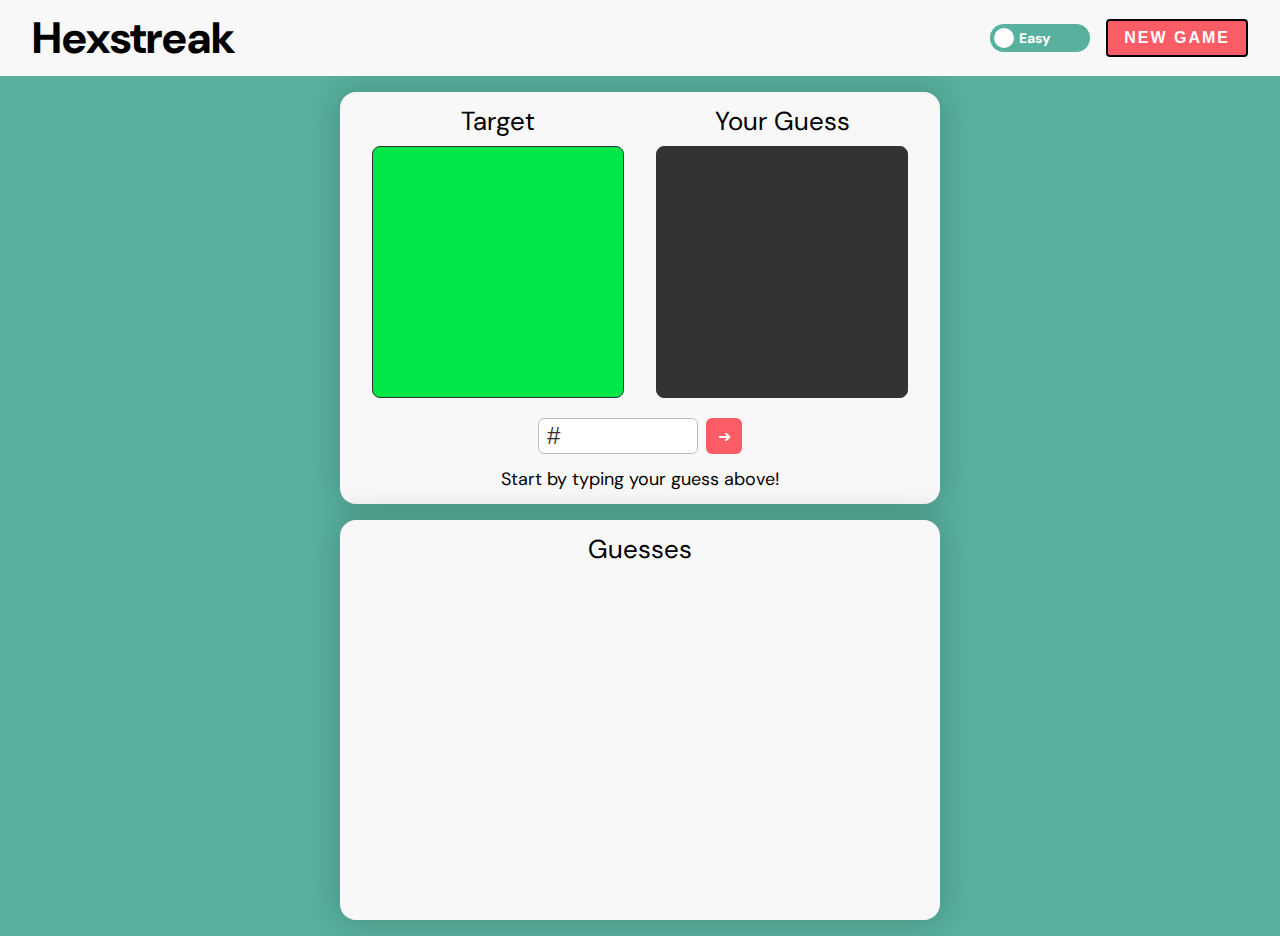
<file: hexstreak/index.html>
<!DOCTYPE html>
<html lang="en">
    <head>
        <meta charset="UTF-8" />
        <meta name="viewport" content="width=device-width, initial-scale=1.0" />
        <title>Hexstreak</title>
        <script src="script.js" defer></script>
        <link rel="stylesheet" href="reset.css" />
        <link rel="stylesheet" href="style.css" />
        <link rel="preconnect" href="https://fonts.googleapis.com" />
        <link rel="preconnect" href="https://fonts.gstatic.com" crossorigin />
        <link
            href="https://fonts.googleapis.com/css2?family=DM+Sans:opsz,wght@9..40,400;9..40,600&display=swap"
            rel="stylesheet"
        />
    </head>
    <body>
        <header>
            <h1>Hexstreak</h1>
            <div>
                <label class="switch">
                    <input type="checkbox" id="togBtn" />
                    <div class="slider round"></div>
                </label>
                <button type="button" id="new-game">New game</button>
            </div>
        </header>
        <main>
            <section>
                <div class="target-guess-group">
                    <div class="target">
                        <h2 class="title">Target</h2>
                        <div class="color"></div>
                    </div>
                    <div class="guess">
                        <h2 class="title">Your Guess</h2>
                        <div class="color"></div>
                    </div>
                </div>
                <div class="input-section">
                    <div class="input-and-button">
                        <input
                            type="text"
                            name="input"
                            id="input"
                            maxlength="7"
                            value="#"
                        />
                        <button class="submit">➜</button>
                    </div>
                    <p class="status-text">Start by typing your guess above!</p>
                </div>
            </section>
            <section>
                <h2>Guesses</h2>
                <div id="rows-inject"></div>
            </section>
        </main>
    </body>
</html>
</file>
<file: hexstreak/style.css>
:root {
    --bg-teal: #58b19f;
    --white: #ffffff;
    --off-white: #f8f8f8;
    --light-grey: #bdbdbd;
    --dark-grey: #333333;
    --black: #000000;
    --red: #fc5c65;
    --font: "DM Sans", sans-serif;
}

*,
*:before,
*:after {
    box-sizing: border-box;
    -moz-box-sizing: border-box;
    -webkit-box-sizing: border-box;
    -ms-box-sizing: border-box;
}

body {
    background-color: var(--bg-teal);
    font-family: var(--font);
}

main {
    display: flex;
    flex-direction: column;
    gap: 1rem;
    align-items: center;
    padding: 1rem 0.5rem;
}

header {
    background-color: var(--off-white);
    height: 100%;
    color: var(--black);
    position: sticky;
    top: 0;
    width: 100%;
    z-index: 999;
    display: flex;
    flex-wrap: wrap;
    align-items: center;
    justify-content: space-between;
    gap: 1rem;
    font-size: 2.75rem;
    font-weight: 800;
    padding: 1rem 2rem;
}

header div {
    display: flex;
    align-items: center;
    column-gap: 1rem;
}

header div p {
    font-size: 1rem;
}

header button {
    outline: none;
    border: 0.175rem solid var(--black);
    border-radius: 0.25rem;
    background-color: var(--red);
    padding: 0.5rem 1rem;
    font-size: 1rem;
    color: var(--white);
    cursor: pointer;
    text-transform: uppercase;
    font-weight: bold;
    letter-spacing: 0.125rem;
    transition: background-color 0.2s ease;
}

header button:not(:last-child) {
    background-color: var(--light-grey);
    color: var(--white);
}

header button:hover {
    background-color: var(--dark-grey);
}

section {
    display: flex;
    flex-direction: column;
    align-items: center;
    text-align: center;
    width: 100%;
    max-width: 37.5rem;
    border-radius: 1rem;
    background-color: var(--off-white);
    padding: 1rem 2rem;
    row-gap: 1.25rem;
    -webkit-box-shadow: 0px 0px 32px 6px rgba(0, 0, 0, 0.15);
    box-shadow: 0px 0px 32px 6px rgba(0, 0, 0, 0.15);
}

main .target-guess-group {
    display: flex;
    justify-content: space-between;
    align-items: end;
    width: 100%;
    column-gap: 2rem;
}

main section h2 {
    margin-bottom: 0.75rem;
    font-size: 1.625rem;
    text-align: center;
}

.target-guess-group div.target,
.target-guess-group div.guess {
    flex: 1 1 0;
}

.target-guess-group .color {
    background-color: var(--dark-grey);
    border-radius: 0.5rem;
    border: 1.5px solid var(--dark-grey);
    aspect-ratio: 1/1;
}

div.input-and-button {
    display: flex;
    column-gap: 0.5rem;
}

.input-and-button input {
    width: 10rem;
    letter-spacing: 0.125rem;
    height: 2.25rem;
    background-color: var(--white);
    color: var(--dark-grey);
    border: 1px solid var(--light-grey);
    font-size: 1.5rem;
    border-radius: 0.375rem;
    outline: none;
    padding-left: 0.5rem;
    text-transform: uppercase;
}

.input-section {
    display: flex;
    flex-direction: column;
    align-items: center;
    justify-content: center;
}

.input-section .status-text {
    margin-top: 1rem;
    font-size: 1.125rem;
}

.input-and-button button {
    background-color: var(--red);
    color: var(--white);
    border: none;
    font-size: 1rem;
    border-radius: 0.375rem;
    outline: none;
    padding: 0;
    margin: 0;
    height: 2.25rem;
    width: 2.25rem;
    cursor: pointer;
}

section:nth-of-type(2) {
    min-height: 25rem;
}

section:nth-of-type(2) > div#rows-inject {
    display: flex;
    flex-direction: column;
    row-gap: 0.75rem;
    width: 100%;
}

section:nth-of-type(2) > div > div {
    width: 100%;
    max-width: 37.5rem;
    display: flex;
    justify-content: center;
    column-gap: 0.5rem;
    height: 5rem;
    padding-bottom: 0.75rem;
}

section:nth-of-type(2) > div > :not(:last-child) {
    border-bottom: 0.075rem solid var(--light-grey);
}

section:nth-of-type(2) div > div > div {
    text-align: center;
    font-weight: bold;
    border-radius: 8px;
    font-size: 1.4rem;
    text-transform: uppercase;
    background-color: var(--white);
    padding: 6px;
    display: flex;
    flex: 1 1 0%;
    flex-direction: column;
    justify-content: space-around;
}

/* Media Queries */
@media (max-width: 768px) {
    header button {
        padding: 0.5rem 1rem;
        font-size: 0.875rem;
    }
}

@media (max-width: 642px) {
    header p {
        display: none;
    }
}

/* Selection */
*::selection {
    color: var(--white);
    background-color: var(--bg-teal);
}

/* Sliders */
.switch {
    position: relative;
    display: inline-block;
    width: 100px;
    height: 28px;
}

.switch input {
    display: none;
}

.slider {
    position: absolute;
    cursor: pointer;
    top: 0;
    left: 0;
    right: 0;
    bottom: 0;
    background-color: var(--bg-teal);
    -webkit-transition: 0.4s;
    transition: 0.4s;
    border-radius: 34px;
}

.slider:before {
    position: absolute;
    content: "";
    height: 20px;
    width: 20px;
    left: 4px;
    bottom: 4px;
    background-color: white;
    -webkit-transition: 0.4s;
    transition: 0.4s;
    border-radius: 50%;
}

input:checked + .slider {
    background-color: var(--red);
}

input:focus + .slider {
    box-shadow: 0 0 1px #2196f3;
}

input:checked + .slider:before {
    -webkit-transform: translateX(16px);
    -ms-transform: translateX(16px);
    transform: translateX(72px);
}

/*------ ADDED CSS ---------*/
.slider:after {
    content: "Easy";
    color: white;
    display: block;
    position: absolute;
    transform: translate(-50%, -50%);
    top: 50%;
    left: 45%;
    font-size: 0.875rem;
}

input:checked + .slider:after {
    content: "Hardcore";
    transform: translate(-50%, -50%);
    top: 50%;
    left: 40%;
    font-sIze: 0.75rem;
}

/*--------- END --------*/
</file>
